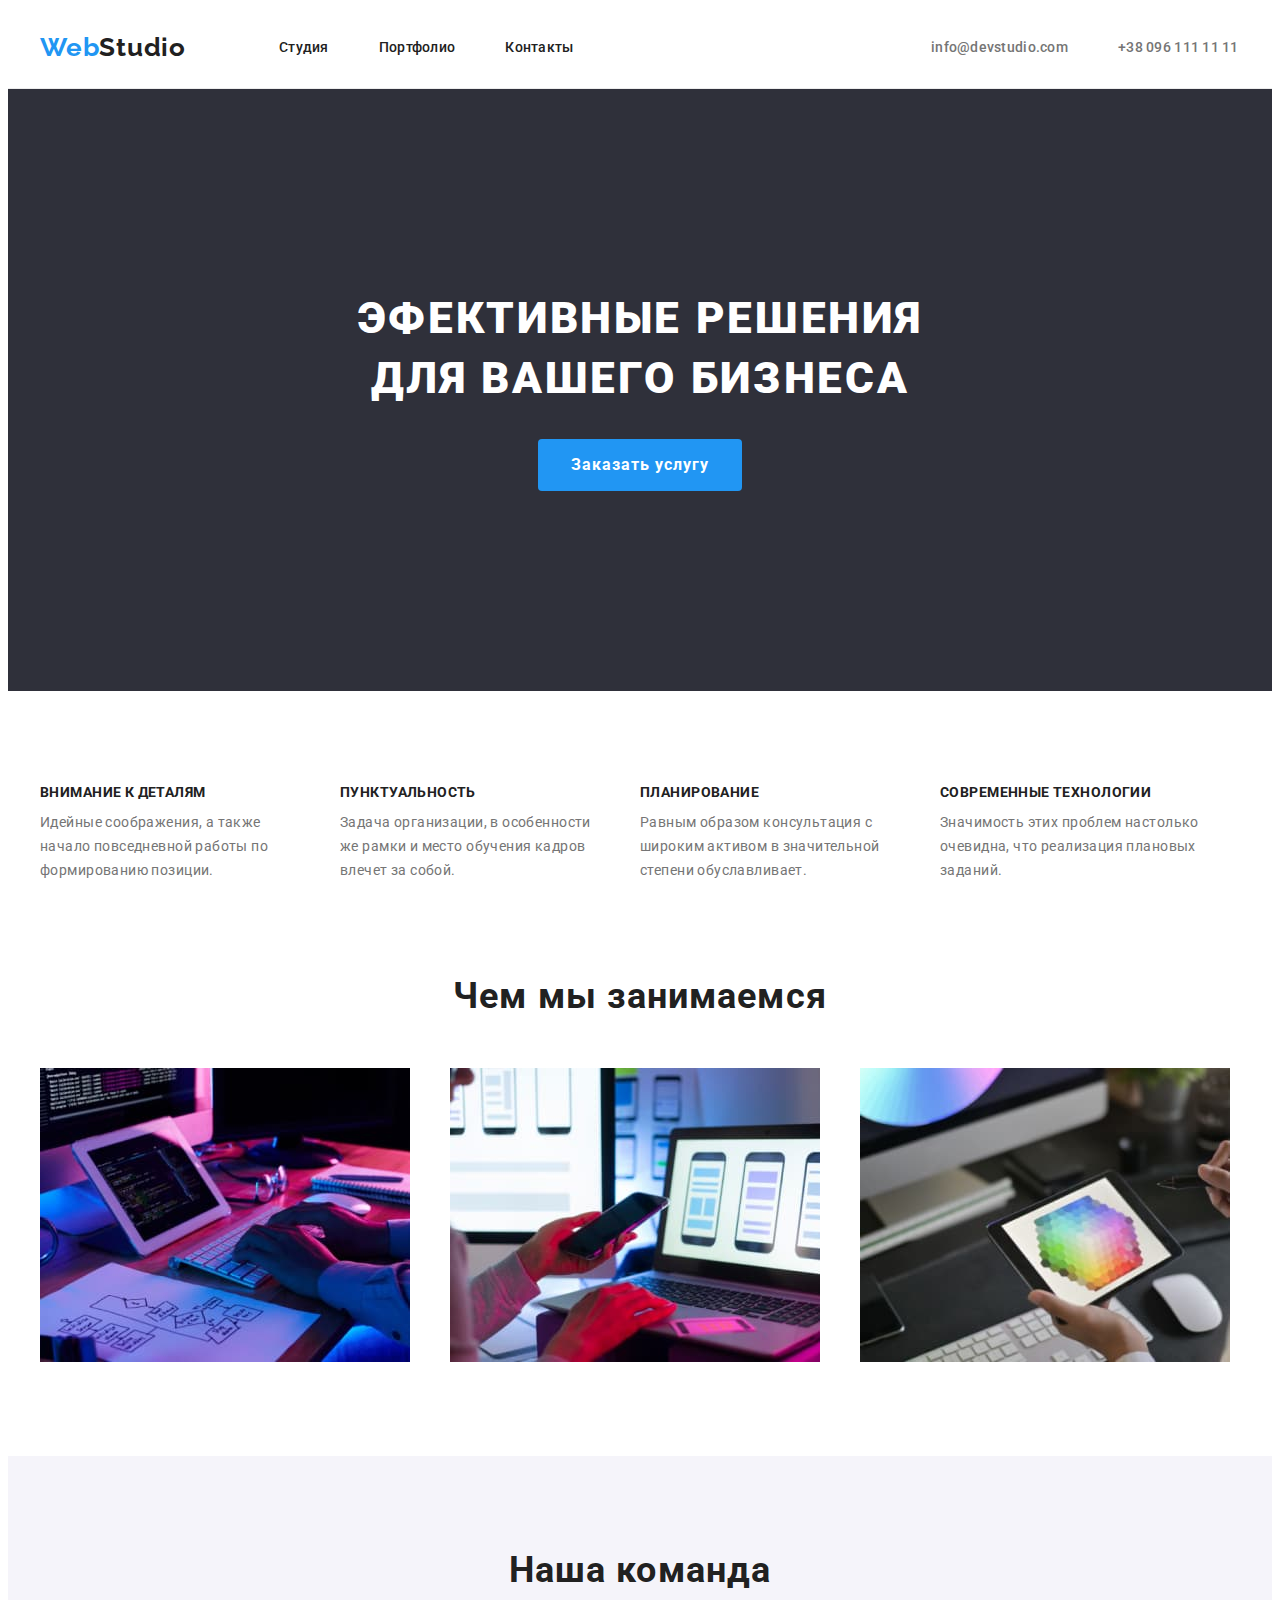
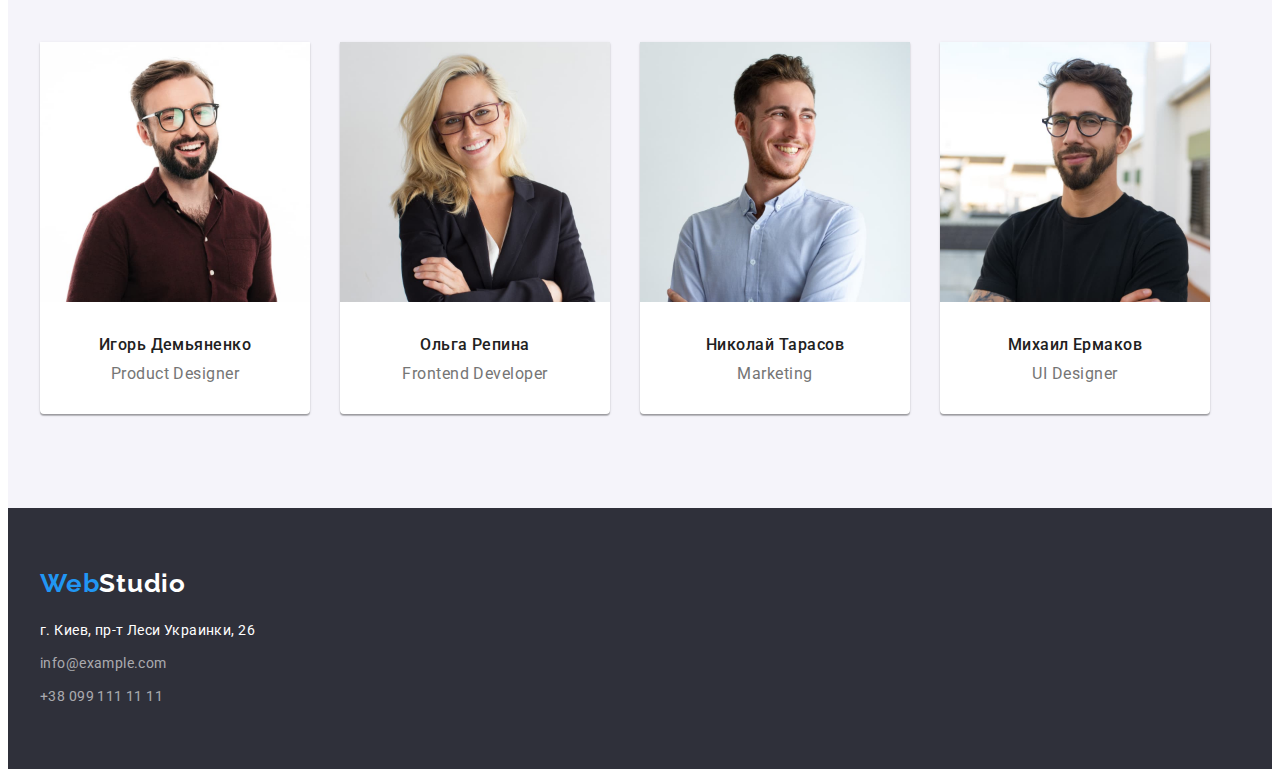
<file: index.html>
<!DOCTYPE html>
<html lang="ru">
  <head>
    <meta charset="UTF-8">
    <meta http-equiv="X-UA-Compatible" content="IE=edge">
    <meta name="viewport" content="width=device-width, initial-scale=1.0">
    <title>Web Studio</title>
    <link href="https://fonts.googleapis.com/css2?family=Raleway:wght@700&family=Roboto:wght@400;500;700;900&display=swap"
      rel="stylesheet">
    <link rel="stylesheet" href="https://cdnjs.cloudflare.com/ajax/libs/modern-normalize/1.1.0/modern-normalize.min.css"
      integrity="sha512-wpPYUAdjBVSE4KJnH1VR1HeZfpl1ub8YT/NKx4PuQ5NmX2tKuGu6U/JRp5y+Y8XG2tV+wKQpNHVUX03MfMFn9Q=="
      crossorigin="anonymous" referrerpolicy="no-referrer" />
    <link rel="stylesheet" href="./css/styles.css">
    
  </head>
<body>
  <!-- header -->
  <header class="header">
    <div class="container main-nav">
      <a href="./index.html" class="logo-head link">Web<span class="accent1">Studio</span></a>
        <nav class="header-nav">
          <ul class="header-list">
            <li class="header-item"><a href="./index.html" class="nav-studio link">Студия</a></li>
            <li class="header-item"><a href="./portfolio.html" class="nav-portfolio link">Портфолио</a></li>
            <li class="header-item"><a href="" class="nav-contact link">Контакты</a></li>
          </ul>
        </nav>
        <div class="header-connect">
          <ul class="contact-list">
            <li class="contact-item">
              <a href="mailto:info@devstudio.com" class="mail link">info@devstudio.com</a>
            </li>
          <li class="contact-item">
            <a href="tel:+380961111111" class="tel link">+38 096 111 11 11</a>
          </li>
        </ul>
      </div>
    </div>
  </header>

  <main>

    <!-- Hero -->
    <section class="hero">
      <div class="container">
        <h1 class="hero-title">ЭФЕКТИВНЫЕ РЕШЕНИЯ ДЛЯ ВАШЕГО БИЗНЕСА</h1>
        <button type="button" class="section-button btn">Заказать услугу</button>
      </div>
    </section>
    <!-- Section-1 -->
    <section class="section">
      <div class="container">
        <h2 class="visually-hidden">Наши преимущества</h2>
        <ul class="section-list">
          <li class="section-item">
            <h3 class="section-benefits">Внимание к деталям</h3>
            <p class="section-text">Идейные соображения, а также начало повседневной работы по формированию позиции.</p>
          </li>
          <li class="section-item">
            <h3 class="section-benefits">Пунктуальность</h3>
            <p class="section-text">Задача организации, в особенности же рамки и место обучения кадров влечет за собой.</p>
          </li>
          <li class="section-item">
            <h3 class="section-benefits">Планирование</h3>
            <p class="section-text">Равным образом консультация с широким активом в значительной степени обуславливает.</p>
          </li>
          <li class="section-item">
            <h3 class="section-benefits">Современные технологии</h3>
            <p class="section-text">Значимость этих проблем настолько очевидна, что реализация плановых заданий.</p>
          </li>
        </ul>
      </div>
    </section>

    <!-- Section-2 -->
    <section class="to-do-section">
      <div class="container">
        <h2 class="to-do">Чем мы занимаемся</h2>
        <ul class="our-work">
          <li class="to-do-img">
            <img class="img" src="./images/our-business/box1.jpg" alt="програмирование" width="370" height="294"/>
          </li>
          <li class="to-do-img">
            <img class="img" src="./images/our-business/box2.jpg" alt="дизайн" width="370" height="294"/>
          </li>
          <li class="to-do-img">
            <img class="img" src="./images/our-business/box3.jpg" alt="подбор цветов" width="370" height="294"/>
          </li>
        </ul>
      </div>
    </section>

    <!-- Section-3 -->
    <section class="section-our-team">
      <div class="container">
        <h2 class="our-team">Наша команда</h2>
        <ul class="team-members">
          <li class="team-item">
            <a href=""><img src="./images1/igor.jpg" alt="парень в очках" width="270" height="260"></a>
            <div class="card-name">
              <h3 class="section-name">Игорь Демьяненко</h3>
              <p class="position">Product Designer</p>
            </div>
          </li>
          <li class="team-item">
            <a href=""><img src="./images1/olga.jpg" alt="блондинка" width="270" height="260"></a>
            <div class="card-name">
              <h3 class="section-name">Ольга Репина</h3>
              <p class="position">Frontend Developer</p>
            </div>
          </li>
          <li class="team-item">
            <a href=""><img src="./images1/nik.jpg" alt="парень в рубахе" width="270" height="260"></a>
            <div class="card-name">
              <h3 class="section-name">Николай Тарасов</h3>
              <p class="position">Marketing</p>
            </div>
          </li>
          <li class="team-item">
            <a href=""><img src="./images1/mikh.jpg" alt="парень в футболке" width="270" height="260"></a>
            <div class="card-name">
              <h3 class="section-name">Михаил Ермаков</h3>
              <p class="position">UI Designer</p>
            </div>
          </li>
        </ul>       
      </div>
    </section>
  </main>

  <!-- Footer bg -->
  <footer class="footer">
    <div class="container">
      <div class="footer-logo">
        <a href="./index.html" class="logo-foot link">Web<span class="accent2">Studio</span></a>
      </div>
      <address>
        <ul>
          <li class="foot-details"><a href="https://goo.gl/maps/botk4UzgwyVzbYNd8" target="_blank" rel="noopener noreferrer" class="footer-address link">г. Киев, пр-т Леси Украинки, 26</a></li>
          <li class="foot-details"><a href="mailto:info@example.com" class="footer-contacts link">info@example.com</a></li>
          <li><a href="tel:+380991111111" class="footer-contacts link">+38 099 111 11 11</a></li>
        </ul>
      </address>
    </div>
  </footer>
</body>
</html>
</file>
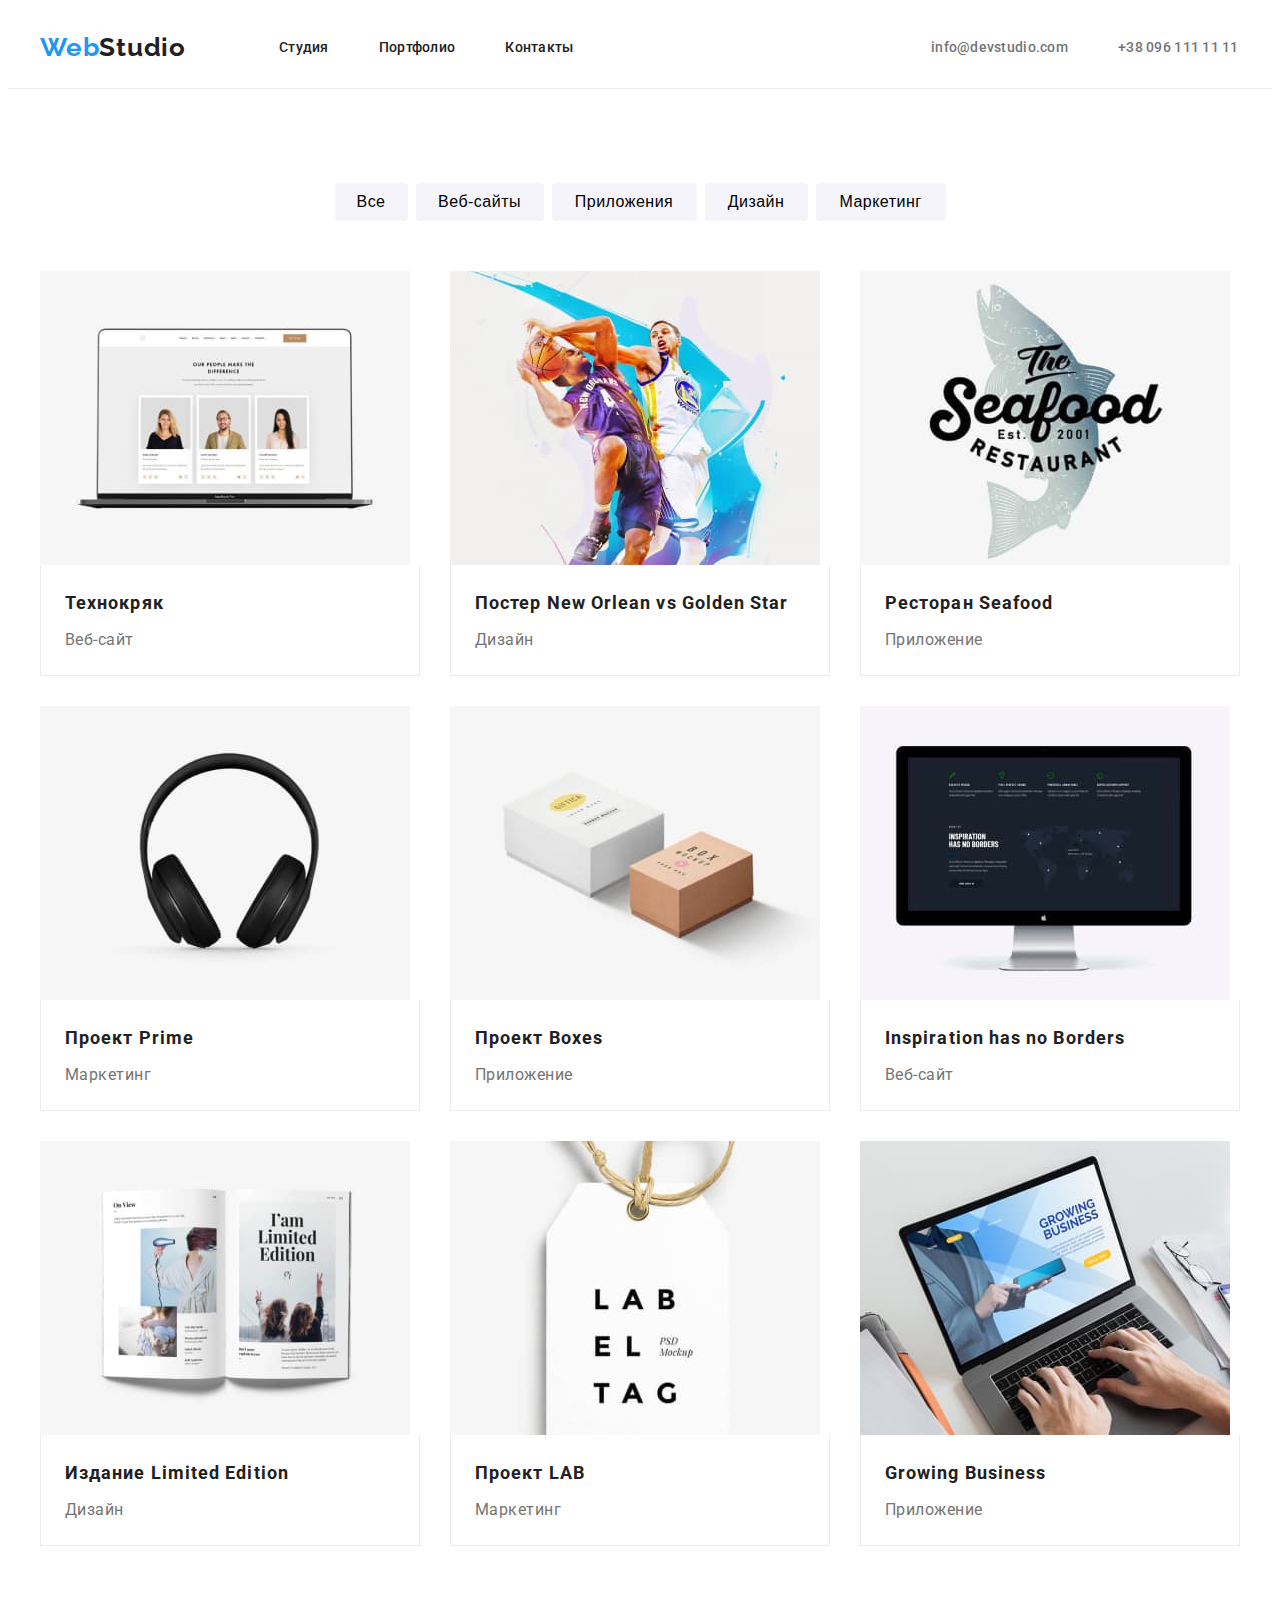
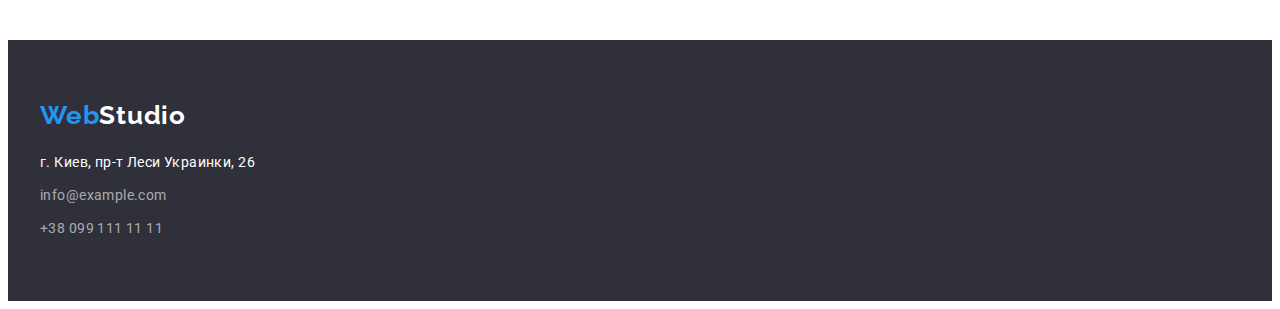
<file: portfolio.html>
<!DOCTYPE html>
<html lang="en">
<head>
    <meta charset="UTF-8">
    <meta http-equiv="X-UA-Compatible" content="IE=edge">
    <meta name="viewport" content="width=device-width, initial-scale=1.0">
    <title>Document</title>
    <link href="https://fonts.googleapis.com/css2?family=Raleway:wght@700&family=Roboto:wght@400;500;700;900&display=swap" rel="stylesheet">
    <link rel="stylesheet" href="https://cdnjs.cloudflare.com/ajax/libs/modern-normalize/1.1.0/modern-normalize.min.css"
        integrity="sha512-wpPYUAdjBVSE4KJnH1VR1HeZfpl1ub8YT/NKx4PuQ5NmX2tKuGu6U/JRp5y+Y8XG2tV+wKQpNHVUX03MfMFn9Q=="
        crossorigin="anonymous" referrerpolicy="no-referrer" />
    <link rel="stylesheet" href="./css/styles.css">
</head>
<body>
        <!-- header -->
    <header class="header">
        <div class="container main-nav">
            <nav class="header-nav">
                <a href="./index.html" class="logo-head link">Web<span class="accent1">Studio</span></a>
                <ul class="header-list">
                    <li class="header-item"><a href="./index.html" class="nav-studio link">Студия</a></li>
                    <li class="header-item"><a href="./portfolio.html" class="nav-portfolio link">Портфолио</a></li>
                    <li class="header-item"><a href="" class="nav-contact link">Контакты</a></li>
                </ul>
            </nav>
            <div class="header-connect">
                <ul class="contact-list">
                    <li class="contact-item">
                        <a href="mailto:info@devstudio.com" class="mail link">info@devstudio.com</a>
                    </li>
                    <li class="contact-item">
                        <a href="tel:+380961111111" class="tel link">+38 096 111 11 11</a>
                    </li>
                </ul>
            </div>
        </div>
    </header>

        <!-- Section title -->
       
    <main class="main-content">
        <div class="container">
            <ul class="button-list">
                <li><button type="button" class="button-all button">Все</button></li>
                <li><button type="button" class="all-web button">Веб-сайты</button></li>
                <li><button type="button" class="apps button">Приложения</button></li>
                <li><button type="button" class="design button">Дизайн</button></li>
                <li><button type="button" class="marketing button">Маркетинг</button></li>
            </ul>
            <h1 class="visually-hidden">Ссылки на страницы</h1>
            <ul class="cards-content">
                <li class="card-item">
                    <a>
                        <img src="./images2/web-site1.jpg" alt="страница сайта" width="370" height="294" class="img-portfolio"/>
                        <div class="item-content">
                            <h2 class="main-title">Технокряк</h2>
                            <p class="main-work">Веб-сайт</p>
                        </div>
                    </a>
                </li>
                <li class="card-item">
                    <a>
                        <img src="./images2/design1.jpg" alt="игра баскетбол" width="370" height="294" class="img-portfolio"/>
                        <div class="item-content">
                            <h2 class="main-title">Постер New Orlean vs Golden Star</h2>
                            <p class="main-work">Дизайн</p>
                        </div>
                    </a>
                </li>
                <li class="card-item">
                    <a>
                        <img src="./images2/app1.jpg" alt="лого ресторана" width="370" height="294" class="img-portfolio"/>
                        <div class="item-content">
                            <h2 class="main-title">Ресторан Seafood</h2>
                            <p class="main-work">Приложение</p>
                        </div>
                    </a>
                </li>
                <li class="card-item">
                    <a>
                        <img src="./images2/marketing1.jpg" alt="наушники" width="370" height="294" class="img-portfolio"/>
                        <div class="item-content">
                            <h2 class="main-title">Проект Prime</h2>
                            <p class="main-work">Маркетинг</p>
                        </div>
                    </a>
                </li>
                <li class="card-item">
                    <a>
                        <img src="./images2/app2.jpg" alt="две коробки" width="370" height="294" class="img-portfolio"/>
                        <div class="item-content">
                            <h2 class="main-title">Проект Boxes</h2>
                            <p class="main-work">Приложение</p>
                        </div>
                    </a>
                </li>
                <li class="card-item">
                    <a>
                        <img src="./images2/web-site2.jpg" alt="монитор" width="370" height="294" class="img-portfolio"/>
                        <div class="item-content">
                            <h2 class="main-title">Inspiration has no Borders</h2>
                            <p class="main-work">Веб-сайт</p>
                        </div>
                    </a>
                </li>
                <li class="card-item">
                    <a>
                        <img src="./images2/design2.jpg" alt="журнал" width="370" height="294" class="img-portfolio"/>
                        <div class="item-content">
                            <h2 class="main-title">Издание Limited Edition</h2>
                            <p class="main-work">Дизайн</p>
                        </div>
                    </a>
                </li>
                <li class="card-item">
                    <a>
                        <img src="./images2/marketing2.jpg" alt="бирка" width="370" height="294" class="img-portfolio"/>
                        <div class="item-content">
                            <h2 class="main-title">Проект LAB</h2>
                            <p class="main-work">Маркетинг</p>
                        </div>
                    </a>
                </li>
                <li class="card-item">
                    <a>
                        <img src="./images2/app3.jpg" alt="ноутбук" width="370" height="294" class="img-portfolio"/>
                        <div class="item-content">
                            <h2 class="main-title">Growing Business</h2>
                            <p class="main-work">Приложение</p>
                        </div>
                    </a>
                </li>
            </ul>
        </div>
    </main>    

    <!-- Section-5 -->
    <footer class="footer">
        <div class="container">
            <div class="footer-logo">
                <a href="./index.html" class="logo-foot link">Web<span class="accent2">Studio</span></a>
            </div>
            <address>
                <ul>
                    <li class="foot-details"><a href="https://goo.gl/maps/botk4UzgwyVzbYNd8" target="_blank"
                            rel="noopener noreferrer" class="footer-address link">г. Киев, пр-т Леси Украинки, 26</a></li>
                    <li class="foot-details"><a href="mailto:info@example.com"
                            class="footer-contacts link">info@example.com</a></li>
                    <li><a href="tel:+380991111111" class="footer-contacts link">+38 099 111 11 11</a>
                    </li>
                </ul>
            </address>
        </div>
    </footer>
</body>

</html>
</file>
<file: css/styles.css>
/* цвет основного текста #757575 */
/* вторичный цвет rgba(117, 117, 117, 1) */

/* белый цвет #FFFFFF */
/* акцент #212121 */


:root {
    --primery-text-color: #757575;
    --title-text-color: #2196F3;
    --accent-color: #212121;
    --typical-gap: 30px;
    --next-typical-gap: 94px;
    --fill-color: #F5F4FA;
}


body {
    background-color: #ffffff;
    color: var(--primery-text-color);
    font-family: 'Roboto', sans-serif;
    letter-spacing: 0.03em;
}

p, 
h1, 
h2, 
h3, 
h4, 
h5, 
h6 {
    margin: 0;
}

ul,
li {
    margin: 0;
    padding-left: 0;
    display: list-item;
}

.container {
    width: 1200px;
    padding-left: 15px;
    padding-right: 15px;
    margin: 0 auto;
}

/* Header */

.header-list  {
    display: block;
    color: var(--accent-color);
    font-weight: 500;
    font-size: 14px;
    line-height: 1.14;
    letter-spacing: 0.02em;
}

.header-item {
    margin-right: 50px;
}

.header-item:last-child {
    margin-right: 0;
}

.main {
    margin: 94px 200px;
}

.header {
    border-bottom: 1px solid #ECECEC;
}

.header .container {
    display: flex;
    align-items: center;
}

.header-nav {
    display: flex;
    align-items: center;
}

.header-list {
    display: flex;
}

.header-connect {
    margin-left: auto;
}

/* Logo */
.logo-head {
    color: var(--title-text-color);
    font-family: 'Raleway', sans-serif;
    font-weight: 700;
    font-size: 26px;
    line-height: 1.2;
    letter-spacing: 0.03em;
    margin-right: 93px;
}

.accent1 {
    color: var(--accent-color);
}

/* Navigation */

ul {
    list-style: none;
}

.link {
    text-decoration: none;
}

.main-nav {
    display: flex;
    align-items: center;
}

.nav-studio,
.nav-portfolio,
.nav-contact {
    display: inline-block;
    color: var(--accent-color);
    font-weight: 500;
    font-size: 14px;
    line-height: 1.14;
    letter-spacing: 0.02em;
    padding-top: 32px;
    padding-bottom: 32px;
}

.nav-portfolio,
.nav-contact {
    color: var(--accent-color);
}

.nav-studio:hover,
.nav-studio:focus {
    color: var(--title-text-color);
}

.nav-portfolio:hover,
.nav-portfolio:focus {
    color: var(--title-text-color);
}

.nav-contact:hover,
.nav-contact:focus {
    color: var(--title-text-color);
}

/* Email and telephone */

.contact-list {
    display: flex;
}

.contact-list .contact-item + .contact-item {
    margin-left: 50px;
}

.mail,
.tel {
    display: block;;
    color: var(--primery-text-color);
    font-weight: 500;
    font-size: 14px;
    line-height: 1.14;
    letter-spacing: 0.02em;
    padding-top: 32px;
    padding-bottom: 32px;
}

.tel {
    width: 122px;
}

.mail:hover,
.mail:focus {
    color: var(--title-text-color);
}

.tel:hover,
.tel:focus {
    color: var(--title-text-color);
}

/* Portfolio buttons */

.main-content {
    padding-top: var(--next-typical-gap);
    padding-bottom: var(--next-typical-gap);
}

.button-list {
    display: flex;
    padding-bottom: 50px;
    justify-content: center;
}

.button-all {
    font-weight: 500;
    font-size: 16px;
    line-height: 1.62;
    letter-spacing: 0.03em;
    min-width: 73px;
    height: 38px;
    cursor: pointer;
    background-color: var(--fill-color);
    border-radius: 4px;
    border: 1px solid transparent;
}

.all-web {
    font-weight: 500;
    font-size: 16px;
    line-height: 1.62;
    letter-spacing: 0.03em;
    min-width: 128px;
    height: 38px;
    cursor: pointer;
    background-color: var(--fill-color);
    border-radius: 4px;
    margin-left: 8px;
    border: 1px solid transparent;
}

.apps {
    font-weight: 500;
    font-size: 16px;
    line-height: 1.62;
    letter-spacing: 0.03em;
    min-width: 145px;
    height: 38px;
    cursor: pointer;
    background-color: var(--fill-color);
    border-radius: 4px;
    margin-left: 8px;
    border: 1px solid transparent;
}

.design {
    font-weight: 500;
    font-size: 16px;
    line-height: 1.62;
    letter-spacing: 0.03em;
    min-width: 103px;
    height: 38px;
    cursor: pointer;
    background-color: var(--fill-color);
    border-radius: 4px;
    margin-left: 8px;
    border: 1px solid transparent;
}

.marketing {
    font-weight: 500;
    font-size: 16px;
    line-height: 1.62;
    letter-spacing: 0.03em;
    min-width: 130px;
    height: 38px;
    cursor: pointer;
    background-color: var(--fill-color);
    border-radius: 4px;
    margin-left: 8px;
    border: 1px solid transparent;
}

.button-all:hover,
.button-all:focus {
    background-color: var(--title-text-color);
}

.all-web:hover,
.all-web:focus {
    background-color: var(--title-text-color);
}

.apps:hover,
.apps:focus {
    background-color: var(--title-text-color);
}

.design:hover,
.design:focus {
    background-color: var(--title-text-color);
}

.marketing:hover,
.marketing:focus {
    background-color: var(--title-text-color);
}

.button:hover,
.button:focus {
    color: #ffffff;
}

.cards-content {
    display: flex;
    flex-wrap: wrap;
    margin-right: -30px;
}

.card-item {
    flex-basis: calc(100% / 3 - var(--typical-gap));
    margin-bottom: var(--typical-gap);
    margin-right: var(--typical-gap);
}

.card-item:nth-child(3n) {
    margin-right: 0;
}

.card-item:nth-last-child(-n+3) {
    margin-bottom: 0;
}

.img-portfolio {
    display: block;
}

.item-content {
    padding: 20px 24px;
    border-bottom: 1px solid #ECECEC;
    border-left: 1px solid #ECECEC;
    border-right: 1px solid #ECECEC;
}

.main-title {
    margin-bottom: 4px;
}

/* Sections */

.img {
    display: block;
    height: auto;
}

.section-benefits,
.section-to-do,
.our-team,
.section-name {
    color: var(--accent-color);
}

/* Hero */

.hero {
    background: #2F303A;
    padding-top: 200px;
    padding-bottom: 200px;
    text-align: center;
    margin: 0 auto;
}

.hero-title {
    display: inline-block;
    font-weight: 900;
    font-size: 44px;
    line-height: 1.36;
    letter-spacing: 0.06em;
    color: #FFFFFF;
    margin-bottom: var(--typical-gap);
    width: 600px;
}

.btn {
    display: block;
    background-color: var(--title-text-color);
    font-family: inherit;
    font-weight: 700;
    font-size: 16px;
    line-height: 1.88;
    letter-spacing: 0.06em;
    padding: 10px 32px;
    border-radius: 4px;
    text-align: center;
    text-decoration: none;
    border: 1px solid transparent;
    margin: 0 auto;
}

/* Sections-1 */

.section {
    padding-top: var(--next-typical-gap);
    padding-bottom: var(--next-typical-gap);
    align-items: center;
    margin: 0 auto;
}

.section-list {
    display: flex;
}

.visually-hidden {
    position: absolute;
    width: 1px;
    height: 1px;
    margin: -1px;
    border: 0;
    padding: 0;
    white-space: nowrap;
    clip-path: inset(100%);
    clip: rect(0 0 0 0);
    overflow: hidden;
}

.section-benefits {
    font-weight: 700;
    font-size: 14px;
    line-height: 1.14;
    letter-spacing: 0.03em;
    text-transform: uppercase;
    margin-bottom: 10px;
}

.section-text {
    width: 270px;
    font-size: 14px;
    line-height: 1.71;    
    letter-spacing: 0.03em;
}

.section-item {
    margin-right: var(--typical-gap);
}

.section-item:nth-child(4n) {
    margin-right: 0;
}

.section-item:nth-last-child(-n+4) {
    margin-bottom: 0;
}

/* Sections-2 */

.to-do {
    font-weight: 700;
    font-size: 36px;
    line-height: 1.16;
    letter-spacing: 0.03em;
    margin-bottom: 50px;
    text-align: center;
    color: var(--accent-color);
}

.to-do-section {
    padding-bottom: var(--next-typical-gap);
}
.our-work {
    display: flex;
    margin-left: -30px;
}

.to-do-img {
    flex-basis: calc(100% / 3 - var(--typical-gap));
    margin-left: var(--typical-gap);
}

/* Sections-3 */

.team-members {
    display: flex;
}

.team-item {
    flex-direction: column;
    align-items: center;
    background: #FFFFFF;
    box-shadow: 0px 1px 3px rgba(0, 0, 0, 0.12), 0px 1px 1px rgba(0, 0, 0, 0.14), 0px 2px 1px rgba(0, 0, 0, 0.2);
    border-radius: 0px 0px 4px 4px;
    margin-right: var(--typical-gap);
}

.team-item:nth-child(4n) {
    margin-right: 0;
}

.our-team {
    font-weight: 700;
    font-size: 36px;
    line-height: 1.16;
    letter-spacing: 0.03em;
    margin-bottom: 50px;
    text-align: center;
}

.section-name {
    font-weight: 500;
    font-size: 16px;
    line-height: 1.18;
    letter-spacing: 0.03em;
    text-align: center;
    margin-top: 0;
    margin-bottom: 10px;
}

.main-title {
    color: var(--accent-color);
    font-weight: 700;
    font-size: 18px;
    line-height: 2;
    letter-spacing: 0.06em;
}

.main-work {
    font-size: 16px;
    line-height: 1.88;
    letter-spacing: 0.03em;
}

.position {
    font-size: 16px;
    line-height: 1.18;
    letter-spacing: 0.03em;
    text-align: center;
    margin: 0px;
}

.section-button,
.footer-address {
    color: #ffffff;
    cursor: pointer;
}

.section-our-team {
    padding-top: var(--next-typical-gap);
    padding-bottom: var(--next-typical-gap);
    background-color: var(--fill-color);
}

.card-name {
    padding-top: var(--typical-gap);
    padding-bottom: var(--typical-gap);
}

/* Footer */

.footer{
    background-color: #2F303A;
    padding-top: 60px;
    padding-bottom: 60px;
    margin: 0 auto;
}

.logo-foot {
    color: var(--title-text-color);
    font-family: 'Raleway', sans-serif;
    font-weight: 700;
    font-size: 26px;
    line-height: 1.2;
    letter-spacing: 0.03em;
}

.footer-logo {
    margin-bottom: 20px;
}

.footer-address,
.footer-contacts {
    font-style: normal;
    font-size: 14px;
    line-height: 1.71;
    letter-spacing: 0.03em;
}
.foot-details {
    margin-bottom: 9px;
}
    
.footer-contacts {
    color: rgba(255, 255, 255, 0.6);
}

.accent2 {
    color: #ffffff;
}
</file>
